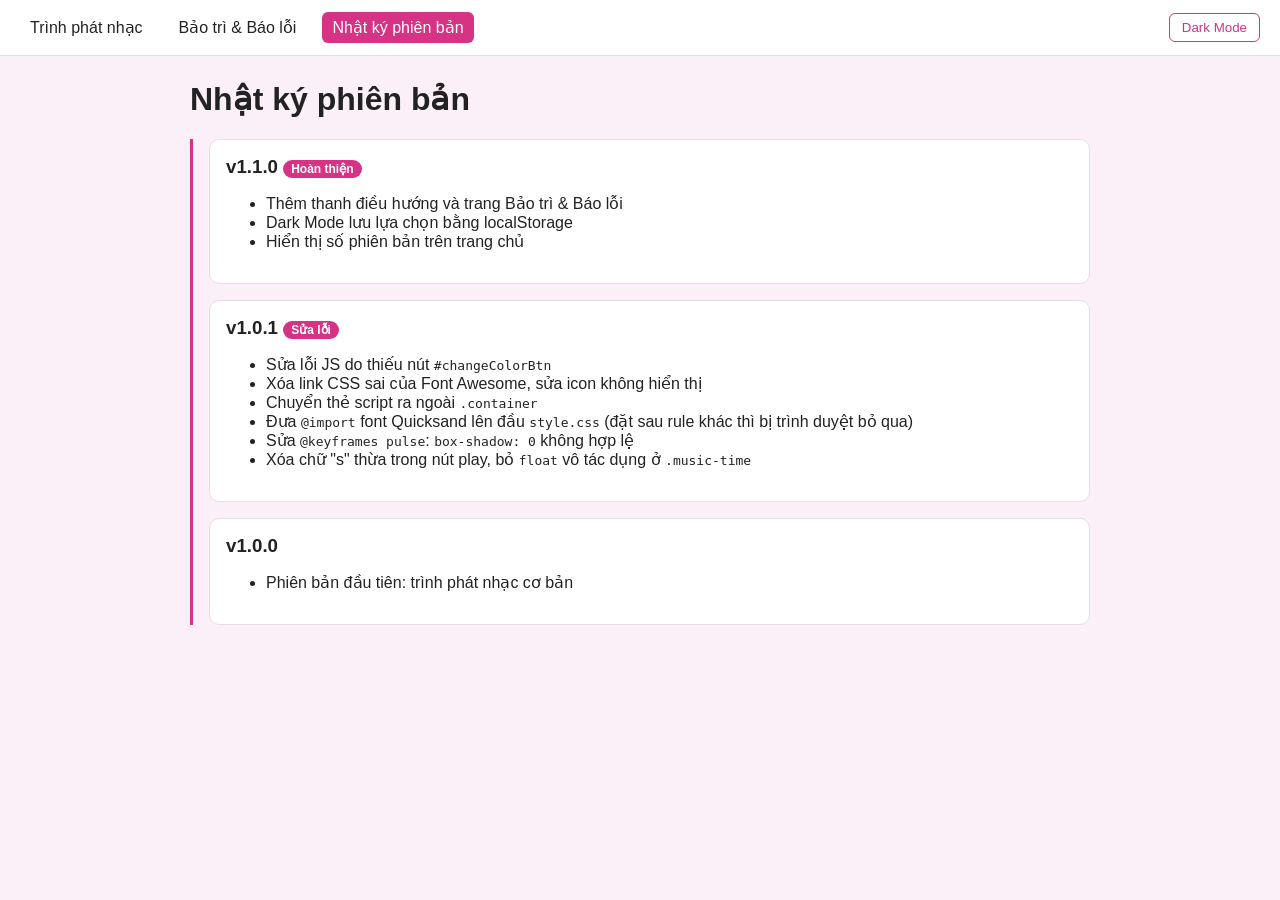
<file: changelog.html>
<!DOCTYPE html>
<html lang="vi">
<head>
<meta charset="UTF-8"><meta name="viewport" content="width=device-width, initial-scale=1.0">
<title>Nhật ký phiên bản</title>
<link rel="stylesheet" href="maint.css">
</head>
<body class="maint-page">
<nav class="maint-nav">
  <a href="index.html">Trình phát nhạc</a>
  <a href="maintenance.html">Bảo trì &amp; Báo lỗi</a>
  <a href="changelog.html" class="active">Nhật ký phiên bản</a>
  <button id="changeColorBtn" class="theme-btn">Dark Mode</button>
</nav>
<div class="page">
  <h1>Nhật ký phiên bản</h1>
  <div class="timeline">
    <div class="card">
      <h3>v1.1.0 <span class="tag">Hoàn thiện</span></h3>
      <ul>
        <li>Thêm thanh điều hướng và trang Bảo trì &amp; Báo lỗi</li>
        <li>Dark Mode lưu lựa chọn bằng localStorage</li>
        <li>Hiển thị số phiên bản trên trang chủ</li>
      </ul>
    </div>
    <div class="card">
      <h3>v1.0.1 <span class="tag">Sửa lỗi</span></h3>
      <ul>
        <li>Sửa lỗi JS do thiếu nút <code>#changeColorBtn</code></li>
        <li>Xóa link CSS sai của Font Awesome, sửa icon không hiển thị</li>
        <li>Chuyển thẻ script ra ngoài <code>.container</code></li>
        <li>Đưa <code>@import</code> font Quicksand lên đầu <code>style.css</code> (đặt sau rule khác thì bị trình duyệt bỏ qua)</li>
        <li>Sửa <code>@keyframes pulse</code>: <code>box-shadow: 0</code> không hợp lệ</li>
        <li>Xóa chữ "s" thừa trong nút play, bỏ <code>float</code> vô tác dụng ở <code>.music-time</code></li>
      </ul>
    </div>
    <div class="card">
      <h3>v1.0.0</h3>
      <ul><li>Phiên bản đầu tiên: trình phát nhạc cơ bản</li></ul>
    </div>
  </div>
</div>
<script src="maint.js"></script>
</body>
</html>
</file>
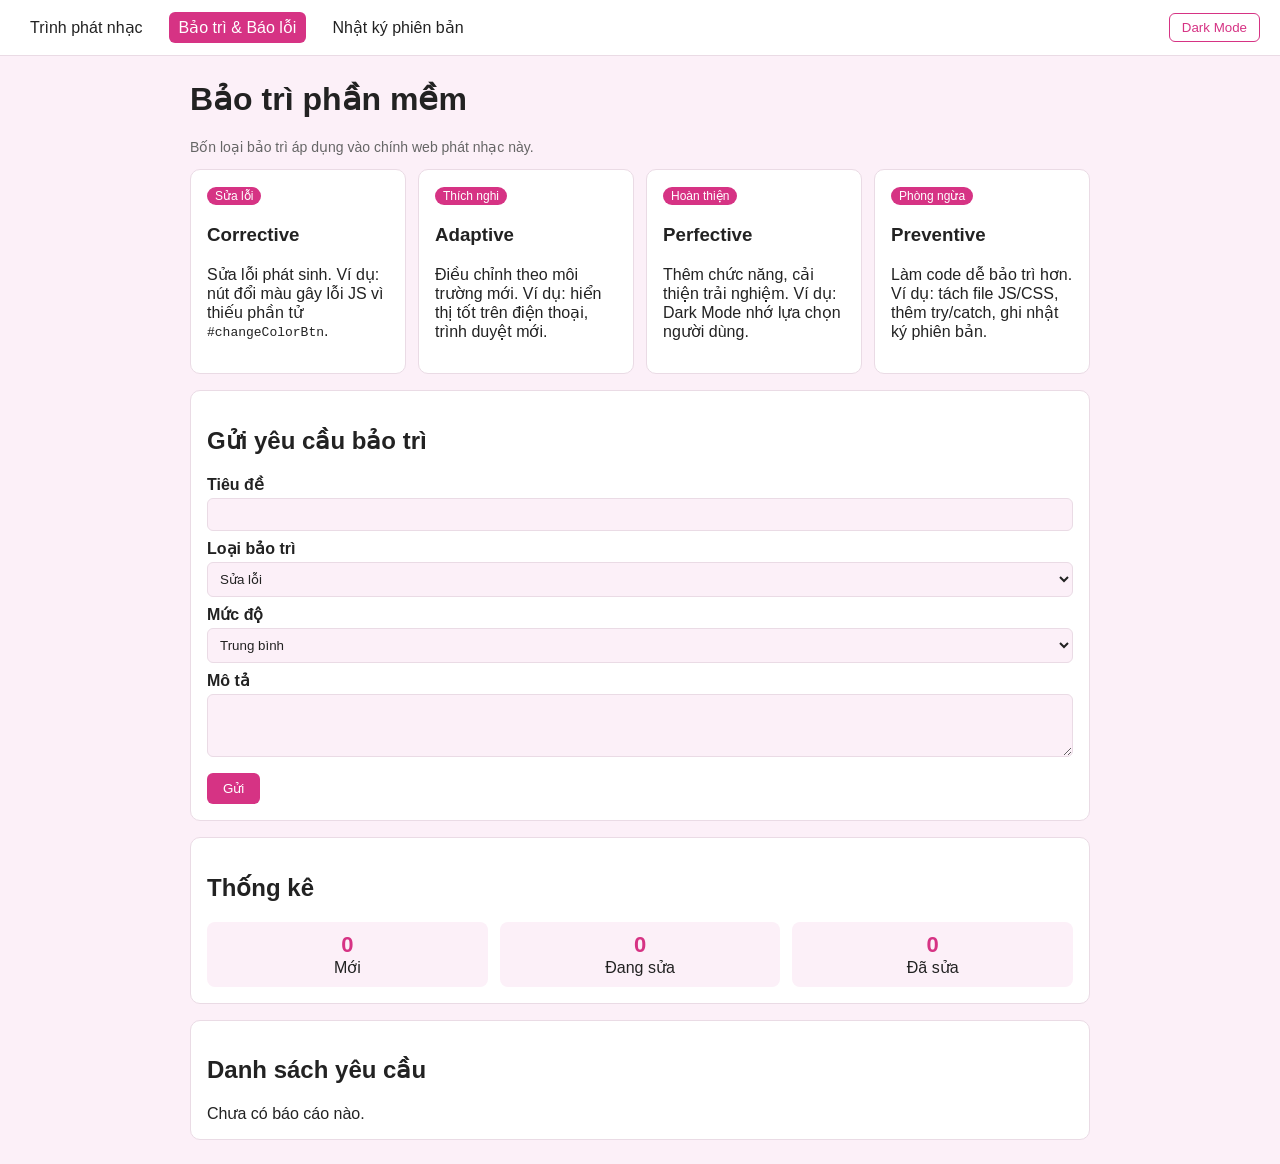
<file: maintenance.html>
<!DOCTYPE html>
<html lang="vi">
<head>
<meta charset="UTF-8"><meta name="viewport" content="width=device-width, initial-scale=1.0">
<title>Bảo trì phần mềm</title>
<link rel="stylesheet" href="maint.css">
</head>
<body class="maint-page">
<nav class="maint-nav">
  <a href="index.html">Trình phát nhạc</a>
  <a href="maintenance.html" class="active">Bảo trì &amp; Báo lỗi</a>
  <a href="changelog.html">Nhật ký phiên bản</a>
  <button id="changeColorBtn" class="theme-btn">Dark Mode</button>
</nav>
<div class="page">
  <h1>Bảo trì phần mềm</h1>
  <p class="muted">Bốn loại bảo trì áp dụng vào chính web phát nhạc này.</p>
  <div class="grid">
    <div class="card"><span class="tag">Sửa lỗi</span><h3>Corrective</h3><p>Sửa lỗi phát sinh. Ví dụ: nút đổi màu gây lỗi JS vì thiếu phần tử <code>#changeColorBtn</code>.</p></div>
    <div class="card"><span class="tag">Thích nghi</span><h3>Adaptive</h3><p>Điều chỉnh theo môi trường mới. Ví dụ: hiển thị tốt trên điện thoại, trình duyệt mới.</p></div>
    <div class="card"><span class="tag">Hoàn thiện</span><h3>Perfective</h3><p>Thêm chức năng, cải thiện trải nghiệm. Ví dụ: Dark Mode nhớ lựa chọn người dùng.</p></div>
    <div class="card"><span class="tag">Phòng ngừa</span><h3>Preventive</h3><p>Làm code dễ bảo trì hơn. Ví dụ: tách file JS/CSS, thêm try/catch, ghi nhật ký phiên bản.</p></div>
  </div>

  <div class="card">
    <h2>Gửi yêu cầu bảo trì</h2>
    <form class="bug" id="bugForm">
      <label for="title">Tiêu đề</label><input id="title" name="title" required maxlength="100">
      <label for="type">Loại bảo trì</label>
      <select id="type" name="type"><option>Sửa lỗi</option><option>Thích nghi</option><option>Hoàn thiện</option><option>Phòng ngừa</option></select>
      <label for="severity">Mức độ</label>
      <select id="severity" name="severity"><option>Thấp</option><option selected>Trung bình</option><option>Cao</option></select>
      <label for="desc">Mô tả</label><textarea id="desc" name="desc" rows="3" required></textarea>
      <button type="submit">Gửi</button>
    </form>
  </div>

  <div class="card"><h2>Thống kê</h2><div class="stats" id="bugStats"></div></div>
  <div class="card"><h2>Danh sách yêu cầu</h2><div id="bugList"></div></div>
</div>
<script src="maint.js"></script>
</body>
</html>
</file>
<file: maint.css>
:root{--bg:#fcf0f8;--card:#fff;--text:#222;--muted:#666;--accent:#d63384;--line:#eadbe5}
body.dark{--bg:#2b2b2b;--card:#383838;--text:#f1f1f1;--muted:#bbb;--accent:#ff7ab8;--line:#555}
body.maint-page{background:var(--bg);color:var(--text);font-family:Arial,sans-serif;margin:0}
.maint-nav{display:flex;gap:16px;align-items:center;padding:12px 20px;background:var(--card);border-bottom:1px solid var(--line);flex-wrap:wrap}
.maint-nav a{color:var(--text);text-decoration:none;padding:6px 10px;border-radius:6px}
.maint-nav a.active,.maint-nav a:hover{background:var(--accent);color:#fff}
.theme-btn{margin-left:auto;cursor:pointer;border:1px solid var(--accent);background:none;color:var(--accent);padding:6px 12px;border-radius:6px}
.page{max-width:900px;margin:24px auto;padding:0 16px}
.card{background:var(--card);border:1px solid var(--line);border-radius:10px;padding:16px;margin-bottom:16px}
.grid{display:grid;grid-template-columns:repeat(auto-fit,minmax(200px,1fr));gap:12px}
.tag{display:inline-block;font-size:12px;padding:2px 8px;border-radius:10px;background:var(--accent);color:#fff}
.muted{color:var(--muted);font-size:14px}
form.bug label{display:block;margin:8px 0 4px;font-weight:bold}
form.bug input,form.bug select,form.bug textarea{width:100%;padding:8px;box-sizing:border-box;border:1px solid var(--line);border-radius:6px;background:var(--bg);color:var(--text)}
form.bug button,.small-btn{margin-top:12px;background:var(--accent);color:#fff;border:0;padding:8px 16px;border-radius:6px;cursor:pointer}
.bug-item{display:flex;justify-content:space-between;gap:12px;align-items:flex-start;border-top:1px solid var(--line);padding:10px 0}
.bug-item:first-child{border-top:0}
.stats{display:flex;gap:12px;flex-wrap:wrap}
.stats div{flex:1;min-width:120px;text-align:center;padding:10px;border-radius:8px;background:var(--bg)}
.stats b{display:block;font-size:22px;color:var(--accent)}
.info{text-align:center;font-size:13px;margin-top:10px}
.timeline{border-left:3px solid var(--accent);padding-left:16px}
.timeline h3{margin:0 0 4px}

/* index.html: body là flex căn giữa, nên nav phải cố định để không bị đẩy sang cạnh */
body:not(.maint-page) .maint-nav{position:fixed;top:0;left:0;right:0;z-index:10}
body.dark .container{background:#333;box-shadow:0 40px 90px #000}
.info a{color:inherit}
</file>
